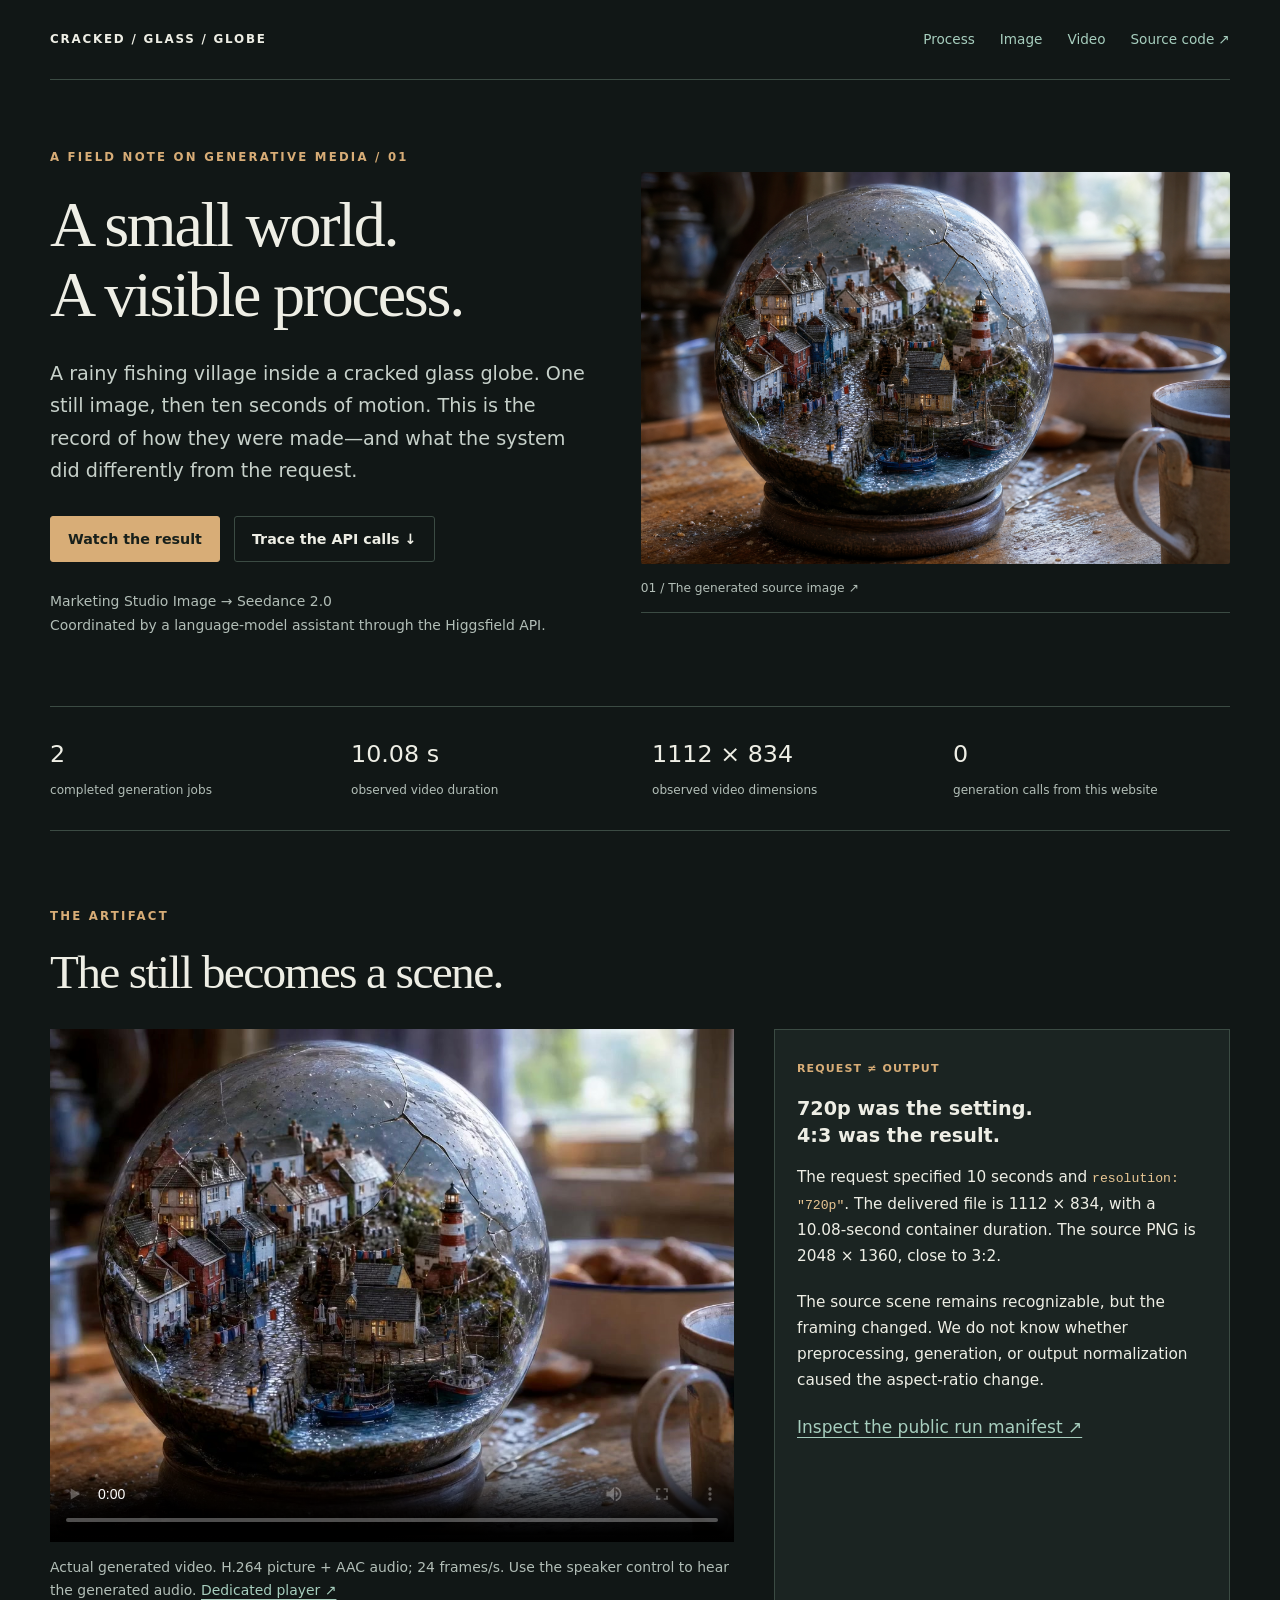
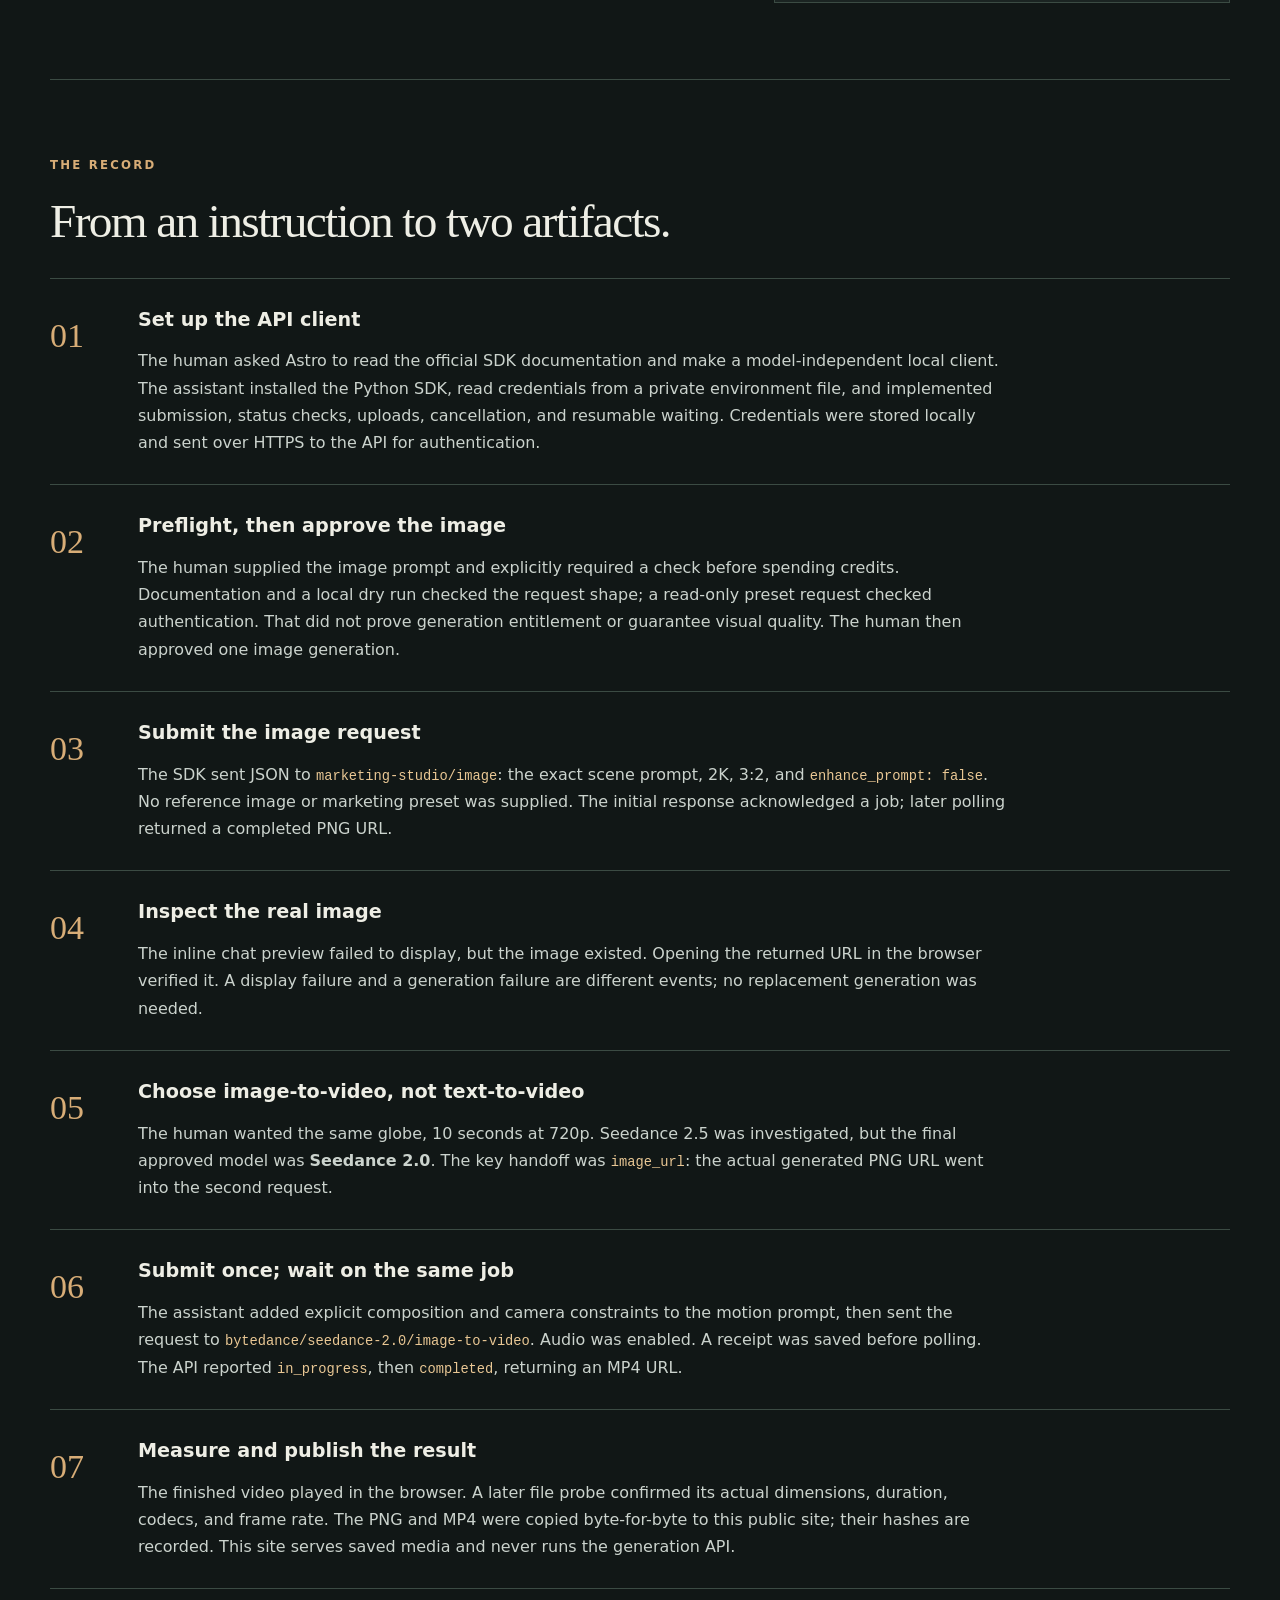
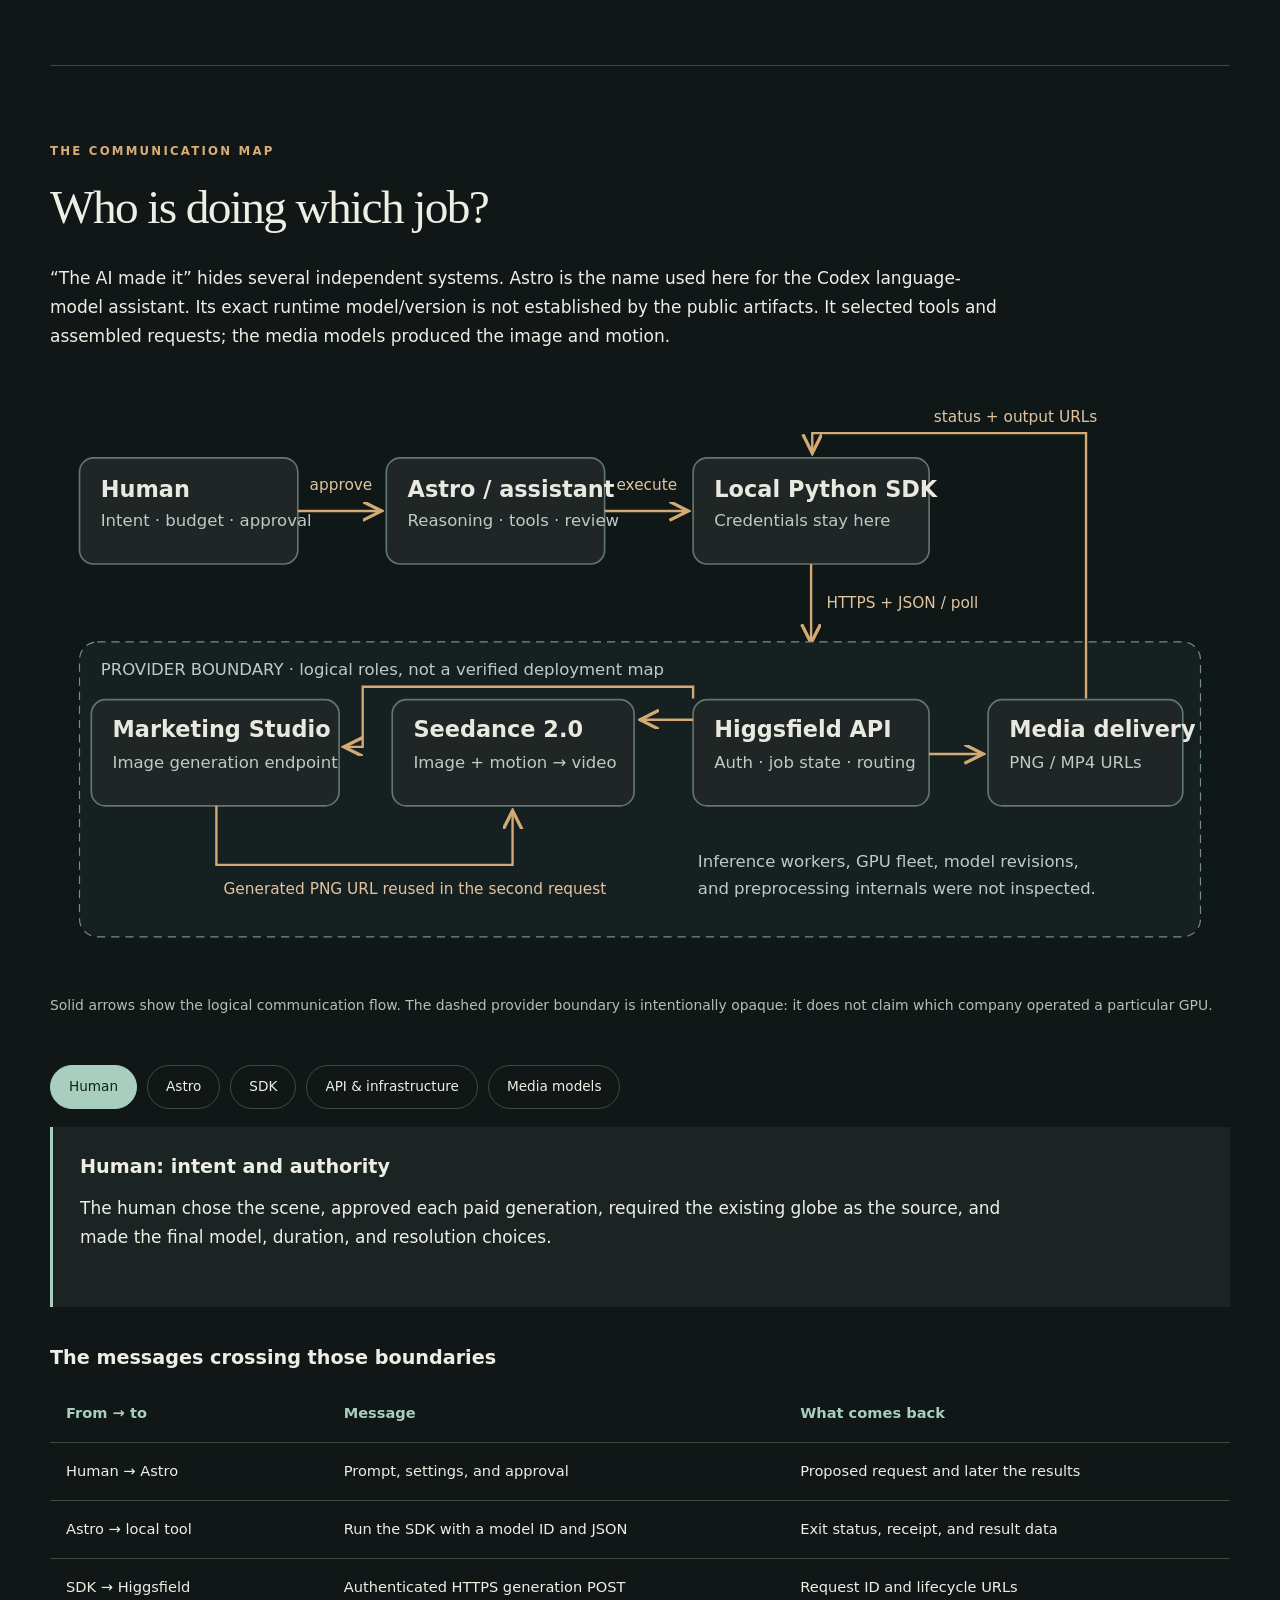
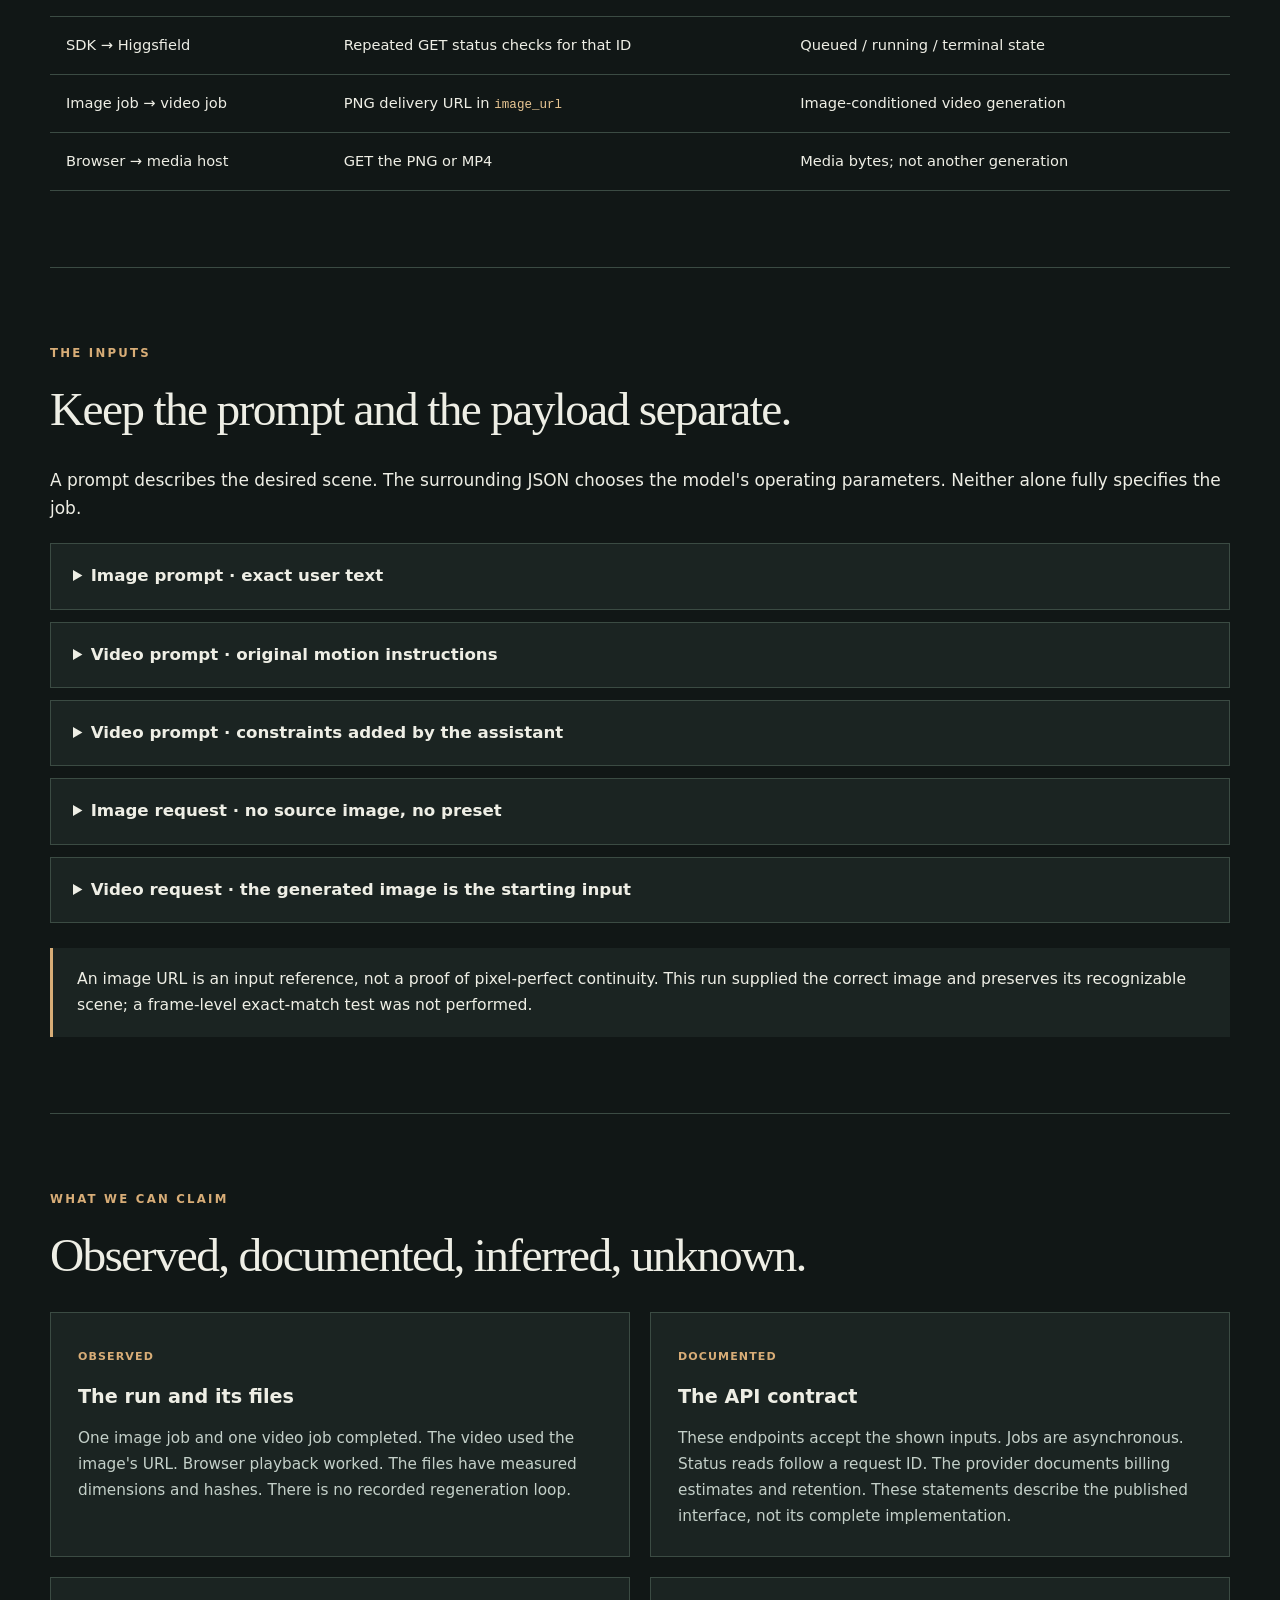
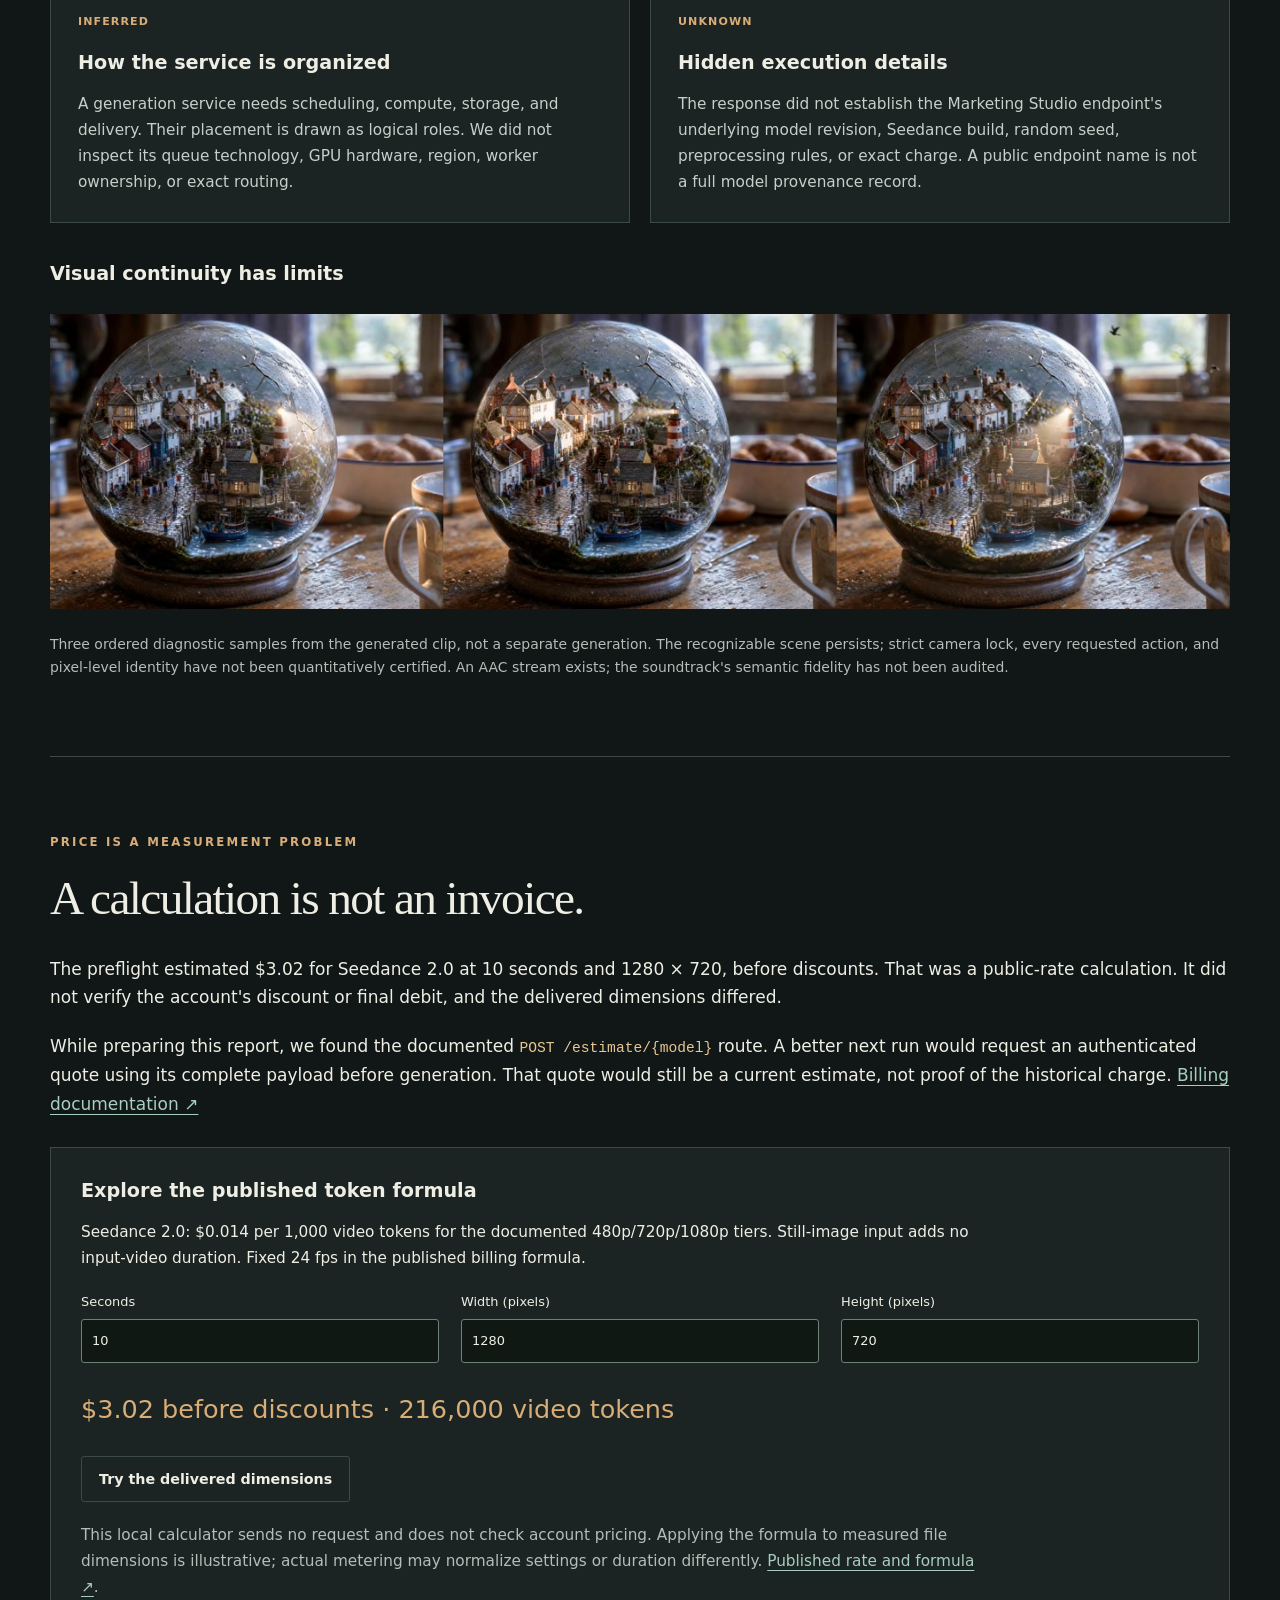
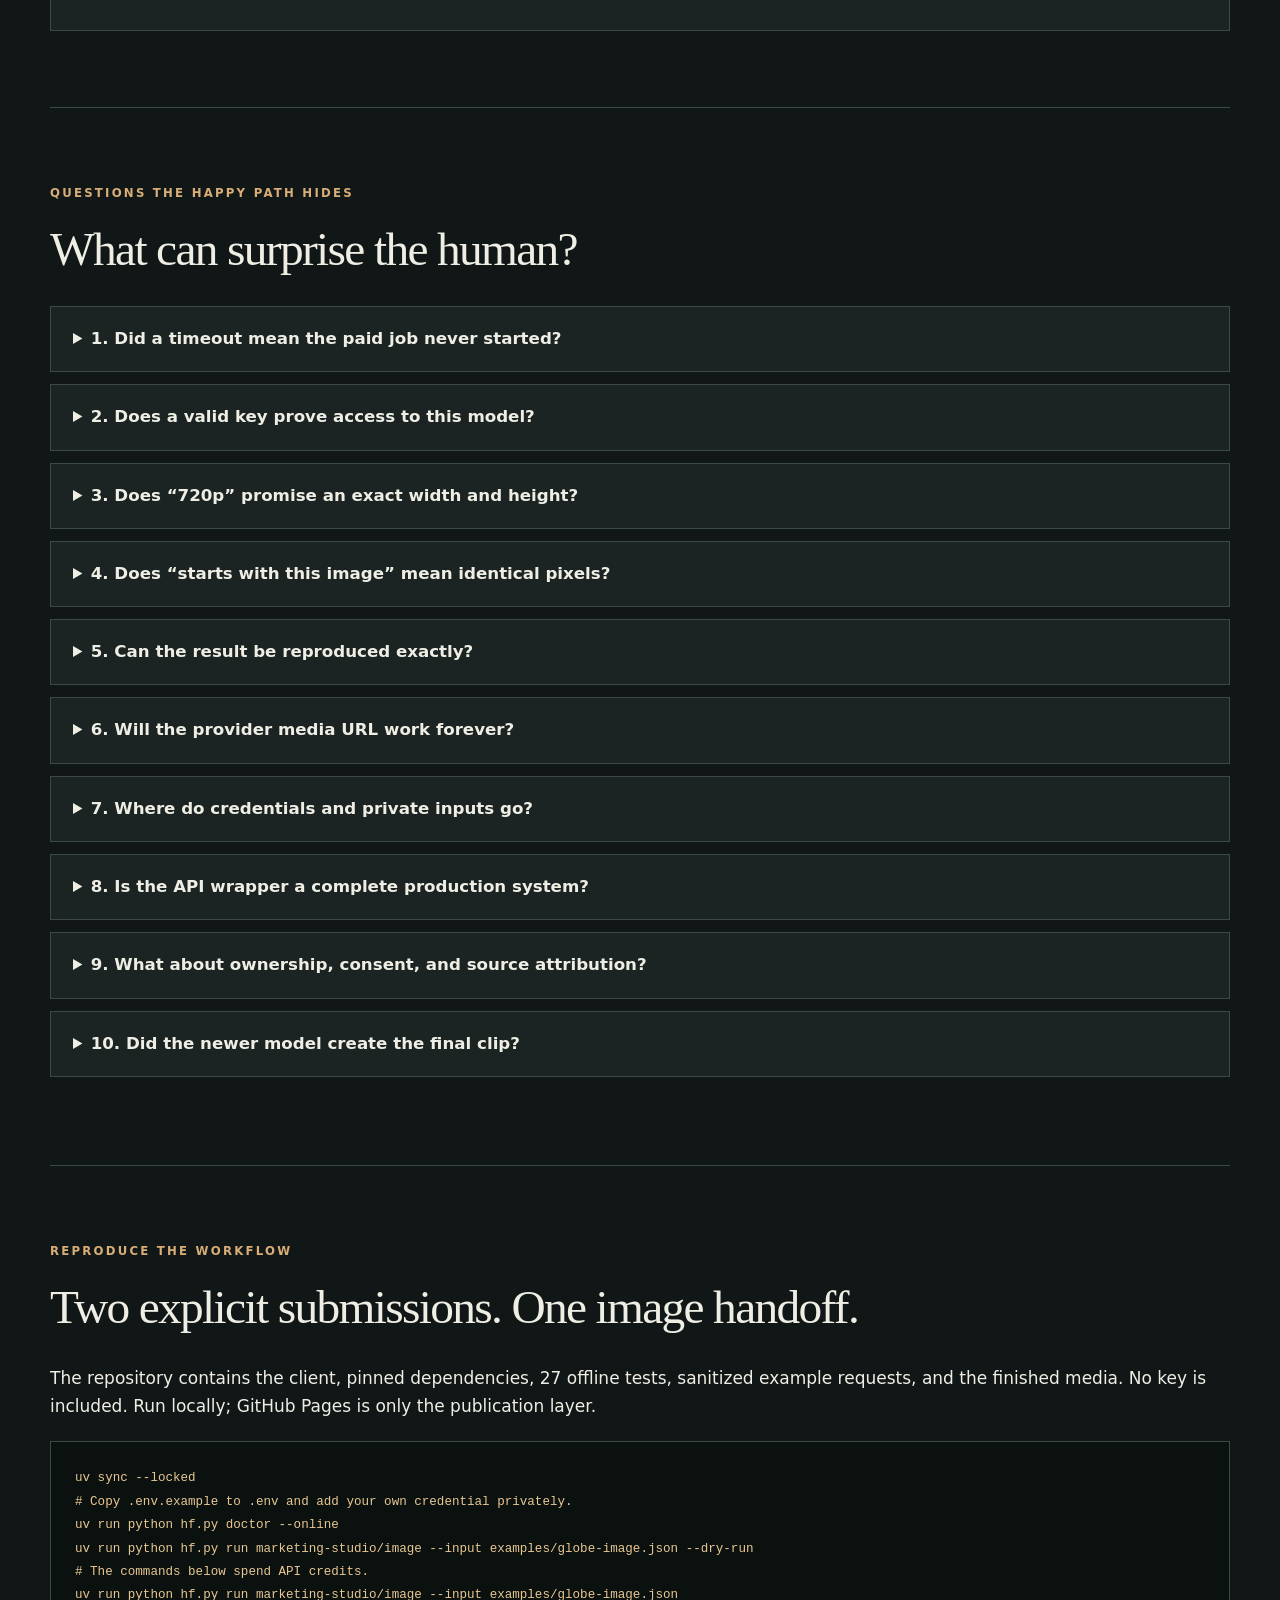
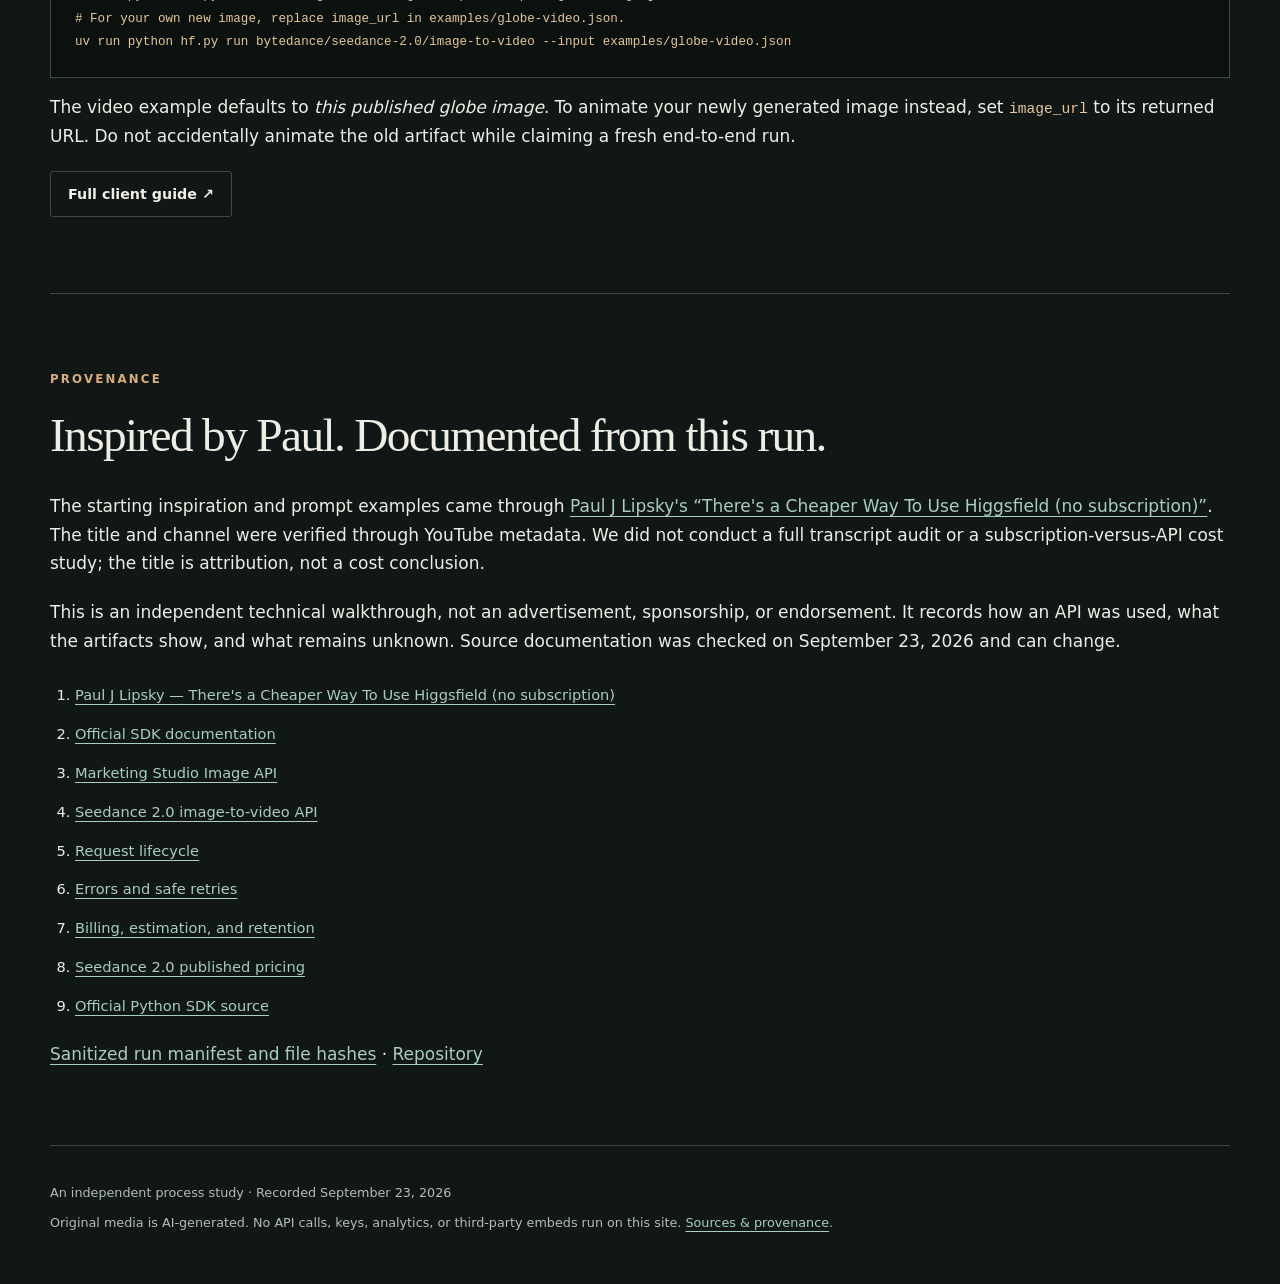
<file: docs/index.html>
<!doctype html>
<html lang="en"><head><meta charset="utf-8"><meta name="viewport" content="width=device-width,initial-scale=1">
<meta name="description" content="One image, one video, and an evidence-based account of how a language-model assistant used the Higgsfield API.">
<meta name="color-scheme" content="dark light"><title>A small world. A visible process. · Cracked Glass Globe</title><link rel="stylesheet" href="style.css"></head>
<body><a class="skip" href="#main">Skip to content</a><header><a class="wordmark" href="index.html">CRACKED / GLASS / GLOBE</a><nav aria-label="Main"><a href="index.html#process">Process</a><a href="image.html">Image</a><a href="video.html">Video</a><a href="https://github.com/az9713/cracked-glass-globe">Source code ↗</a></nav></header>
<main id="main"><section class="hero"><div><p class="eyebrow">A FIELD NOTE ON GENERATIVE MEDIA / 01</p><h1>A small world.<br>A visible process.</h1><p class="lede">A rainy fishing village inside a cracked glass globe. One still image, then ten seconds of motion. This is the record of how they were made—and what the system did differently from the request.</p><div class="actions"><a class="button" href="#watch">Watch the result</a><a class="button secondary" href="#process">Trace the API calls ↓</a></div><p class="muted">Marketing Studio Image → Seedance 2.0<br>Coordinated by a language-model assistant through the Higgsfield API.</p></div><a class="hero-art" href="image.html"><img src="assets/globe.png" alt="A miniature wet fishing village, lighthouse and harbor inside a cracked glass globe on a kitchen table" width="2048" height="1360"><span>01 / The generated source image ↗</span></a></section>
<section class="strip" aria-label="Run at a glance"><div><strong>2</strong><span>completed generation jobs</span></div><div><strong>10.08 s</strong><span>observed video duration</span></div><div><strong>1112 × 834</strong><span>observed video dimensions</span></div><div><strong>0</strong><span>generation calls from this website</span></div></section>
<section id="watch"><p class="eyebrow">THE ARTIFACT</p><h2>The still becomes a scene.</h2><div class="media-grid"><figure><video controls playsinline preload="metadata" poster="assets/video-first-frame.jpg" aria-label="Generated globe video with optional audio"><source src="assets/globe.mp4" type="video/mp4">Your browser cannot play this video. <a href="assets/globe.mp4">Open the MP4</a>.</video><figcaption>Actual generated video. H.264 picture + AAC audio; 24 frames/s. Use the speaker control to hear the generated audio. <a href="video.html">Dedicated player ↗</a></figcaption></figure><aside><span class="tag">REQUEST ≠ OUTPUT</span><h3>720p was the setting.<br>4:3 was the result.</h3><p>The request specified 10 seconds and <code>resolution: "720p"</code>. The delivered file is 1112 × 834, with a 10.08-second container duration. The source PNG is 2048 × 1360, close to 3:2.</p><p>The source scene remains recognizable, but the framing changed. We do not know whether preprocessing, generation, or output normalization caused the aspect-ratio change.</p><a href="run.json">Inspect the public run manifest ↗</a></aside></div></section>
<section id="process"><p class="eyebrow">THE RECORD</p><h2>From an instruction to two artifacts.</h2><div class="timeline">
<article><span>01</span><div><h3>Set up the API client</h3><p>The human asked Astro to read the official SDK documentation and make a model-independent local client. The assistant installed the Python SDK, read credentials from a private environment file, and implemented submission, status checks, uploads, cancellation, and resumable waiting. Credentials were stored locally and sent over HTTPS to the API for authentication.</p></div></article>
<article><span>02</span><div><h3>Preflight, then approve the image</h3><p>The human supplied the image prompt and explicitly required a check before spending credits. Documentation and a local dry run checked the request shape; a read-only preset request checked authentication. That did not prove generation entitlement or guarantee visual quality. The human then approved one image generation.</p></div></article>
<article><span>03</span><div><h3>Submit the image request</h3><p>The SDK sent JSON to <code>marketing-studio/image</code>: the exact scene prompt, 2K, 3:2, and <code>enhance_prompt: false</code>. No reference image or marketing preset was supplied. The initial response acknowledged a job; later polling returned a completed PNG URL.</p></div></article>
<article><span>04</span><div><h3>Inspect the real image</h3><p>The inline chat preview failed to display, but the image existed. Opening the returned URL in the browser verified it. A display failure and a generation failure are different events; no replacement generation was needed.</p></div></article>
<article><span>05</span><div><h3>Choose image-to-video, not text-to-video</h3><p>The human wanted the same globe, 10 seconds at 720p. Seedance 2.5 was investigated, but the final approved model was <strong>Seedance 2.0</strong>. The key handoff was <code>image_url</code>: the actual generated PNG URL went into the second request.</p></div></article>
<article><span>06</span><div><h3>Submit once; wait on the same job</h3><p>The assistant added explicit composition and camera constraints to the motion prompt, then sent the request to <code>bytedance/seedance-2.0/image-to-video</code>. Audio was enabled. A receipt was saved before polling. The API reported <code>in_progress</code>, then <code>completed</code>, returning an MP4 URL.</p></div></article>
<article><span>07</span><div><h3>Measure and publish the result</h3><p>The finished video played in the browser. A later file probe confirmed its actual dimensions, duration, codecs, and frame rate. The PNG and MP4 were copied byte-for-byte to this public site; their hashes are recorded. This site serves saved media and never runs the generation API.</p></div></article></div></section>
<section id="roles"><p class="eyebrow">THE COMMUNICATION MAP</p><h2>Who is doing which job?</h2><p class="wide">“The AI made it” hides several independent systems. Astro is the name used here for the Codex language-model assistant. Its exact runtime model/version is not established by the public artifacts. It selected tools and assembled requests; the media models produced the image and motion.</p><figure class="diagram"><img src="assets/communication.svg" alt="Human approval flows through Astro and a local Python SDK to the Higgsfield API, which routes image and video jobs and returns output URLs" width="1000" height="490"><figcaption>Solid arrows show the logical communication flow. The dashed provider boundary is intentionally opaque: it does not claim which company operated a particular GPU.</figcaption></figure>
<div class="role-buttons" role="group" aria-label="Explore system roles"><button type="button" data-role="human" aria-pressed="true">Human</button><button type="button" data-role="astro" aria-pressed="false">Astro</button><button type="button" data-role="sdk" aria-pressed="false">SDK</button><button type="button" data-role="api" aria-pressed="false">API &amp; infrastructure</button><button type="button" data-role="models" aria-pressed="false">Media models</button></div><div class="role-panel" aria-live="polite"><h3 id="role-title">Human: intent and authority</h3><p id="role-text">The human chose the scene, approved each paid generation, required the existing globe as the source, and made the final model, duration, and resolution choices.</p></div>
<noscript><p>Astro coordinates tools; the local SDK handles authenticated requests; Higgsfield exposes routing and job state; Marketing Studio Image renders the still; Seedance 2.0 generates the temporal sequence. Internal deployment details remain unobserved.</p></noscript>
<h3 class="subheading">The messages crossing those boundaries</h3><div class="table-wrap"><table><thead><tr><th>From → to</th><th>Message</th><th>What comes back</th></tr></thead><tbody><tr><td>Human → Astro</td><td>Prompt, settings, and approval</td><td>Proposed request and later the results</td></tr><tr><td>Astro → local tool</td><td>Run the SDK with a model ID and JSON</td><td>Exit status, receipt, and result data</td></tr><tr><td>SDK → Higgsfield</td><td>Authenticated HTTPS generation POST</td><td>Request ID and lifecycle URLs</td></tr><tr><td>SDK → Higgsfield</td><td>Repeated GET status checks for that ID</td><td>Queued / running / terminal state</td></tr><tr><td>Image job → video job</td><td>PNG delivery URL in <code>image_url</code></td><td>Image-conditioned video generation</td></tr><tr><td>Browser → media host</td><td>GET the PNG or MP4</td><td>Media bytes; not another generation</td></tr></tbody></table></div></section>
<section id="prompts"><p class="eyebrow">THE INPUTS</p><h2>Keep the prompt and the payload separate.</h2><p>A prompt describes the desired scene. The surrounding JSON chooses the model's operating parameters. Neither alone fully specifies the job.</p>
<details><summary>Image prompt · exact user text</summary><div><p class="prompt">Macro photograph of a complete rainy fishing village living inside a cracked glass globe on a kitchen table. Tilt-shift, tiny wet cobblestones, laundry lines, a lighthouse the height of a spoon. Morning window light raking across the rim. Magical realism but every surface still reads as real ceramic, water, and wood.</p><a href="prompts/image.txt">Plain-text copy</a></div></details>
<details><summary>Video prompt · original motion instructions</summary><div><p class="prompt">Macro photograph of a complete rainy fishing village living inside a cracked glass globe on a kitchen table. Tilt-shift, tiny wet cobblestones, laundry lines, a lighthouse the height of a spoon. Morning window light raking across the rim. Magical realism but every surface still reads as real ceramic, water, and wood. The camera doesn&#x27;t move for the entire shot. Inside little people walk around the streets. The water move. The boat rocks naturally. A couple of birds fly through the sky inside the globe.</p><a href="prompts/video-user.txt">Plain-text copy</a></div></details>
<details><summary>Video prompt · constraints added by the assistant</summary><div><p>The following text was appended to the original prompt before submission. It requests continuity; it does not enforce it mathematically.</p><p class="prompt">Use the supplied image as the starting frame. Preserve its globe, village layout, kitchen setting, framing, and lighting. One continuous locked-off shot, with no camera movement, zoom, cuts, or scene transitions. All village animation stays inside the globe.</p><a href="prompts/video-submitted.txt">Complete submitted prompt</a></div></details>
<details><summary>Image request · no source image, no preset</summary><div><pre><code>POST /marketing-studio/image
{
  &quot;prompt&quot;: &quot;Macro photograph of a complete rainy fishing village living inside a cracked glass globe on a kitchen table. Tilt-shift, tiny wet cobblestones, laundry lines, a lighthouse the height of a spoon. Morning window light raking across the rim. Magical realism but every surface still reads as real ceramic, water, and wood.&quot;,
  &quot;resolution&quot;: &quot;2k&quot;,
  &quot;aspect_ratio&quot;: &quot;3:2&quot;,
  &quot;enhance_prompt&quot;: false
}</code></pre></div></details>
<details><summary>Video request · the generated image is the starting input</summary><div><p>The original run used the provider-hosted image URL. For privacy and durability, this reproduction payload uses the byte-identical public copy on GitHub Pages.</p><pre><code>POST /bytedance/seedance-2.0/image-to-video
{
  &quot;image_url&quot;: &quot;https://az9713.github.io/cracked-glass-globe/assets/globe.png&quot;,
  &quot;prompt&quot;: &quot;Macro photograph of a complete rainy fishing village living inside a cracked glass globe on a kitchen table. Tilt-shift, tiny wet cobblestones, laundry lines, a lighthouse the height of a spoon. Morning window light raking across the rim. Magical realism but every surface still reads as real ceramic, water, and wood. The camera doesn&#x27;t move for the entire shot. Inside little people walk around the streets. The water move. The boat rocks naturally. A couple of birds fly through the sky inside the globe. Use the supplied image as the starting frame. Preserve its globe, village layout, kitchen setting, framing, and lighting. One continuous locked-off shot, with no camera movement, zoom, cuts, or scene transitions. All village animation stays inside the globe.&quot;,
  &quot;duration&quot;: 10,
  &quot;resolution&quot;: &quot;720p&quot;,
  &quot;generate_audio&quot;: true
}</code></pre></div></details>
<p class="note">An image URL is an input reference, not a proof of pixel-perfect continuity. This run supplied the correct image and preserves its recognizable scene; a frame-level exact-match test was not performed.</p></section>
<section id="evidence"><p class="eyebrow">WHAT WE CAN CLAIM</p><h2>Observed, documented, inferred, unknown.</h2><div class="evidence-grid"><article><span class="tag">OBSERVED</span><h3>The run and its files</h3><p>One image job and one video job completed. The video used the image's URL. Browser playback worked. The files have measured dimensions and hashes. There is no recorded regeneration loop.</p></article><article><span class="tag">DOCUMENTED</span><h3>The API contract</h3><p>These endpoints accept the shown inputs. Jobs are asynchronous. Status reads follow a request ID. The provider documents billing estimates and retention. These statements describe the published interface, not its complete implementation.</p></article><article><span class="tag">INFERRED</span><h3>How the service is organized</h3><p>A generation service needs scheduling, compute, storage, and delivery. Their placement is drawn as logical roles. We did not inspect its queue technology, GPU hardware, region, worker ownership, or exact routing.</p></article><article><span class="tag">UNKNOWN</span><h3>Hidden execution details</h3><p>The response did not establish the Marketing Studio endpoint's underlying model revision, Seedance build, random seed, preprocessing rules, or exact charge. A public endpoint name is not a full model provenance record.</p></article></div>
<h3 class="subheading">Visual continuity has limits</h3><img class="contact-sheet" src="assets/video-contact-sheet.jpg" alt="Three sampled frames from the generated video show the globe scene with changing villagers, boats and lighting" width="1332" height="333" loading="lazy"><p class="muted">Three ordered diagnostic samples from the generated clip, not a separate generation. The recognizable scene persists; strict camera lock, every requested action, and pixel-level identity have not been quantitatively certified. An AAC stream exists; the soundtrack's semantic fidelity has not been audited.</p></section>
<section id="cost"><p class="eyebrow">PRICE IS A MEASUREMENT PROBLEM</p><h2>A calculation is not an invoice.</h2><p>The preflight estimated $3.02 for Seedance 2.0 at 10 seconds and 1280 × 720, before discounts. That was a public-rate calculation. It did not verify the account's discount or final debit, and the delivered dimensions differed.</p><p>While preparing this report, we found the documented <code>POST /estimate/{model}</code> route. A better next run would request an authenticated quote using its complete payload before generation. That quote would still be a current estimate, not proof of the historical charge. <a href="https://docs.higgsfield.ai/docs/concepts/billing-and-retention">Billing documentation ↗</a></p>
<div class="calculator"><h3>Explore the published token formula</h3><p>Seedance 2.0: $0.014 per 1,000 video tokens for the documented 480p/720p/1080p tiers. Still-image input adds no input-video duration. Fixed 24 fps in the published billing formula.</p><div class="inputs"><label>Seconds<input id="seconds" type="number" min="1" max="60" step="0.01" value="10"></label><label>Width (pixels)<input id="width" type="number" min="1" max="8192" step="1" value="1280"></label><label>Height (pixels)<input id="height" type="number" min="1" max="8192" step="1" value="720"></label></div><output id="price" aria-live="polite">$3.02 before discounts · 216,000 video tokens</output><button class="button secondary" type="button" id="actual-dimensions">Try the delivered dimensions</button><p class="muted">This local calculator sends no request and does not check account pricing. Applying the formula to measured file dimensions is illustrative; actual metering may normalize settings or duration differently. <a href="https://open.higgsfield.ai/models/bytedance/seedance-2.0/image-to-video/playground">Published rate and formula ↗</a>.</p></div></section>
<section id="blindspots"><p class="eyebrow">QUESTIONS THE HAPPY PATH HIDES</p><h2>What can surprise the human?</h2>
<details><summary>1. Did a timeout mean the paid job never started?</summary><div><p>No. The server can accept a request before the client loses the reply. Repeating the POST may create a second paid job. This client disables automatic submission retries, saves accepted request IDs, and resumes polling. If no ID arrived, inspect the console before resubmitting.</p></div></details>
<details><summary>2. Does a valid key prove access to this model?</summary><div><p>No. The initial read-only authentication check used a preset endpoint. Entitlement, credits, model state, and input validation are separate checks. The later successful image and video jobs proved those particular runs were accepted; they do not establish universal future access.</p></div></details>
<details><summary>3. Does “720p” promise an exact width and height?</summary><div><p>This run shows why the returned file must be measured. The 720p request produced 1112 × 834, changing the source aspect ratio. The exact transformation is unproven. Future work should check documented aspect handling and compare the first frame against a deliberately prepared source image before promising preservation.</p></div></details>
<details><summary>4. Does “starts with this image” mean identical pixels?</summary><div><p>Image conditioning anchors composition, but models can resize, crop, restyle, or invent motion. The source was correctly supplied here; a pixel-identical first-frame guarantee was not demonstrated. Keep both artifacts and evaluate framing, object identity, motion, and temporal consistency separately.</p></div></details>
<details><summary>5. Can the result be reproduced exactly?</summary><div><p>The saved prompts, parameters, SDK lockfile, and artifacts reproduce the procedure. They do not reproduce the exact stochastic output. No seed or immutable model revision was recorded. An endpoint may change behind the same name. Asset hashes identify these files; they do not prove the model internals.</p></div></details>
<details><summary>6. Will the provider media URL work forever?</summary><div><p>The provider documents at least seven days of availability, after which files may be removed. This publication stores the generated PNG and MP4 in the repository and serves them from GitHub Pages. The public examples no longer depend on account-scoped delivery links.</p></div></details>
<details><summary>7. Where do credentials and private inputs go?</summary><div><p>The local SDK sends credentials only to its configured API origin. Public browsers fetch saved media without a key. Prompts and reference images submitted for generation leave the local machine. A future private-reference workflow should review the provider's current data terms and use controlled storage; a public image URL is accessible to anyone who has it.</p></div></details>
<details><summary>8. Is the API wrapper a complete production system?</summary><div><p>No. It is a small local demonstration. It lacks a durable multi-user job service, a billing ledger, a webhook receiver, strict per-model schema validation, and an account estimate command. It also reconstructs status URLs on the configured origin; the official lifecycle guide recommends retaining returned URLs. Production hardening must preserve an explicit trusted-host policy instead of forwarding keys to arbitrary URLs.</p></div></details>
<details><summary>9. What about ownership, consent, and source attribution?</summary><div><p>The prompt is a fictional scene, not a photographed private village. Generated media and source references are labeled. Publication does not establish copyright ownership, exclusivity, or blanket commercial clearance. No third-party branding or Paul's video footage was incorporated into these artifacts.</p></div></details>
<details><summary>10. Did the newer model create the final clip?</summary><div><p>No. Seedance 2.5 was researched and priced, but the final human approval explicitly chose Seedance 2.0. Keeping a decision record prevents a considered model from being mistaken for the model actually used.</p></div></details>
</section>
<section id="reproduce"><p class="eyebrow">REPRODUCE THE WORKFLOW</p><h2>Two explicit submissions. One image handoff.</h2><p>The repository contains the client, pinned dependencies, 27 offline tests, sanitized example requests, and the finished media. No key is included. Run locally; GitHub Pages is only the publication layer.</p>
<pre><code>uv sync --locked
# Copy .env.example to .env and add your own credential privately.
uv run python hf.py doctor --online
uv run python hf.py run marketing-studio/image --input examples/globe-image.json --dry-run
# The commands below spend API credits.
uv run python hf.py run marketing-studio/image --input examples/globe-image.json
# For your own new image, replace image_url in examples/globe-video.json.
uv run python hf.py run bytedance/seedance-2.0/image-to-video --input examples/globe-video.json</code></pre>
<p>The video example defaults to <em>this published globe image</em>. To animate your newly generated image instead, set <code>image_url</code> to its returned URL. Do not accidentally animate the old artifact while claiming a fresh end-to-end run.</p><a class="button secondary" href="https://github.com/az9713/cracked-glass-globe/blob/main/API_GUIDE.md">Full client guide ↗</a></section>
<section id="sources"><p class="eyebrow">PROVENANCE</p><h2>Inspired by Paul. Documented from this run.</h2><p>The starting inspiration and prompt examples came through <a href="https://www.youtube.com/watch?v=cnpbeFSYMG4">Paul J Lipsky's “There's a Cheaper Way To Use Higgsfield (no subscription)”</a>. The title and channel were verified through YouTube metadata. We did not conduct a full transcript audit or a subscription-versus-API cost study; the title is attribution, not a cost conclusion.</p><p>This is an independent technical walkthrough, not an advertisement, sponsorship, or endorsement. It records how an API was used, what the artifacts show, and what remains unknown. Source documentation was checked on September 23, 2026 and can change.</p><ol class="sources"><li><a href="https://www.youtube.com/watch?v=cnpbeFSYMG4">Paul J Lipsky — There&#x27;s a Cheaper Way To Use Higgsfield (no subscription)</a></li><li><a href="https://docs.higgsfield.ai/docs/how-to/sdk">Official SDK documentation</a></li><li><a href="https://open.higgsfield.ai/models/marketing-studio/image/api-reference">Marketing Studio Image API</a></li><li><a href="https://open.higgsfield.ai/models/bytedance/seedance-2.0/image-to-video/api-reference">Seedance 2.0 image-to-video API</a></li><li><a href="https://docs.higgsfield.ai/docs/concepts/requests">Request lifecycle</a></li><li><a href="https://docs.higgsfield.ai/docs/concepts/errors">Errors and safe retries</a></li><li><a href="https://docs.higgsfield.ai/docs/concepts/billing-and-retention">Billing, estimation, and retention</a></li><li><a href="https://open.higgsfield.ai/models/bytedance/seedance-2.0/image-to-video/playground">Seedance 2.0 published pricing</a></li><li><a href="https://github.com/higgsfield-ai/higgsfield-client">Official Python SDK source</a></li></ol><p><a href="run.json">Sanitized run manifest and file hashes</a> · <a href="https://github.com/az9713/cracked-glass-globe">Repository</a></p></section></main><footer><p>An independent process study · Recorded September 23, 2026</p><p>Original media is AI-generated. No API calls, keys, analytics, or third-party embeds run on this site. <a href="index.html#sources">Sources &amp; provenance</a>.</p></footer><script src="site.js" defer></script></body></html>
</file>
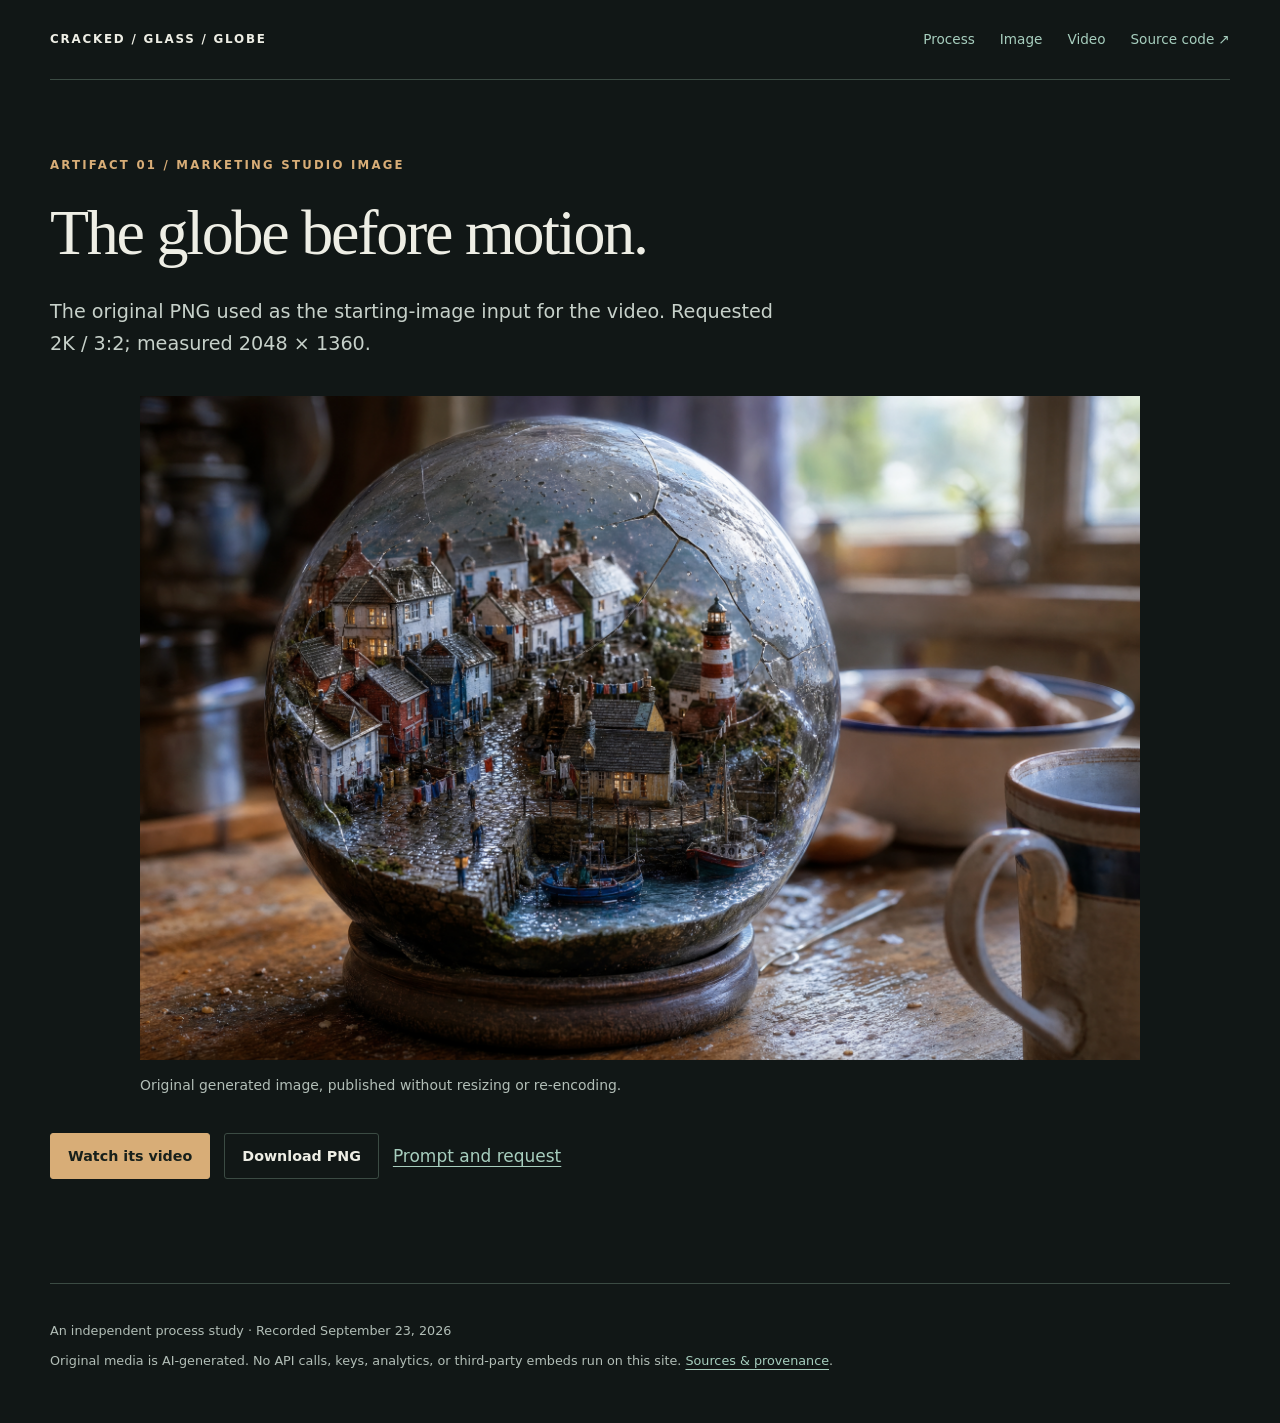
<file: docs/image.html>
<!doctype html>
<html lang="en"><head><meta charset="utf-8"><meta name="viewport" content="width=device-width,initial-scale=1">
<meta name="description" content="One image, one video, and an evidence-based account of how a language-model assistant used the Higgsfield API.">
<meta name="color-scheme" content="dark light"><title>The source image · Cracked Glass Globe</title><link rel="stylesheet" href="style.css"></head>
<body><a class="skip" href="#main">Skip to content</a><header><a class="wordmark" href="index.html">CRACKED / GLASS / GLOBE</a><nav aria-label="Main"><a href="index.html#process">Process</a><a href="image.html">Image</a><a href="video.html">Video</a><a href="https://github.com/az9713/cracked-glass-globe">Source code ↗</a></nav></header>
<main id="main"><section><p class="eyebrow">ARTIFACT 01 / MARKETING STUDIO IMAGE</p><h1>The globe before motion.</h1><p class="lede">The original PNG used as the starting-image input for the video. Requested 2K / 3:2; measured 2048 × 1360.</p><figure class="standalone"><a href="assets/globe.png"><img src="assets/globe.png" alt="Rainy fishing village inside a cracked glass globe on a kitchen table" width="2048" height="1360"></a><figcaption>Original generated image, published without resizing or re-encoding.</figcaption></figure><div class="actions"><a class="button" href="video.html">Watch its video</a><a class="button secondary" href="assets/globe.png" download>Download PNG</a><a href="index.html#prompts">Prompt and request</a></div></section></main><footer><p>An independent process study · Recorded September 23, 2026</p><p>Original media is AI-generated. No API calls, keys, analytics, or third-party embeds run on this site. <a href="index.html#sources">Sources &amp; provenance</a>.</p></footer></body></html>
</file>
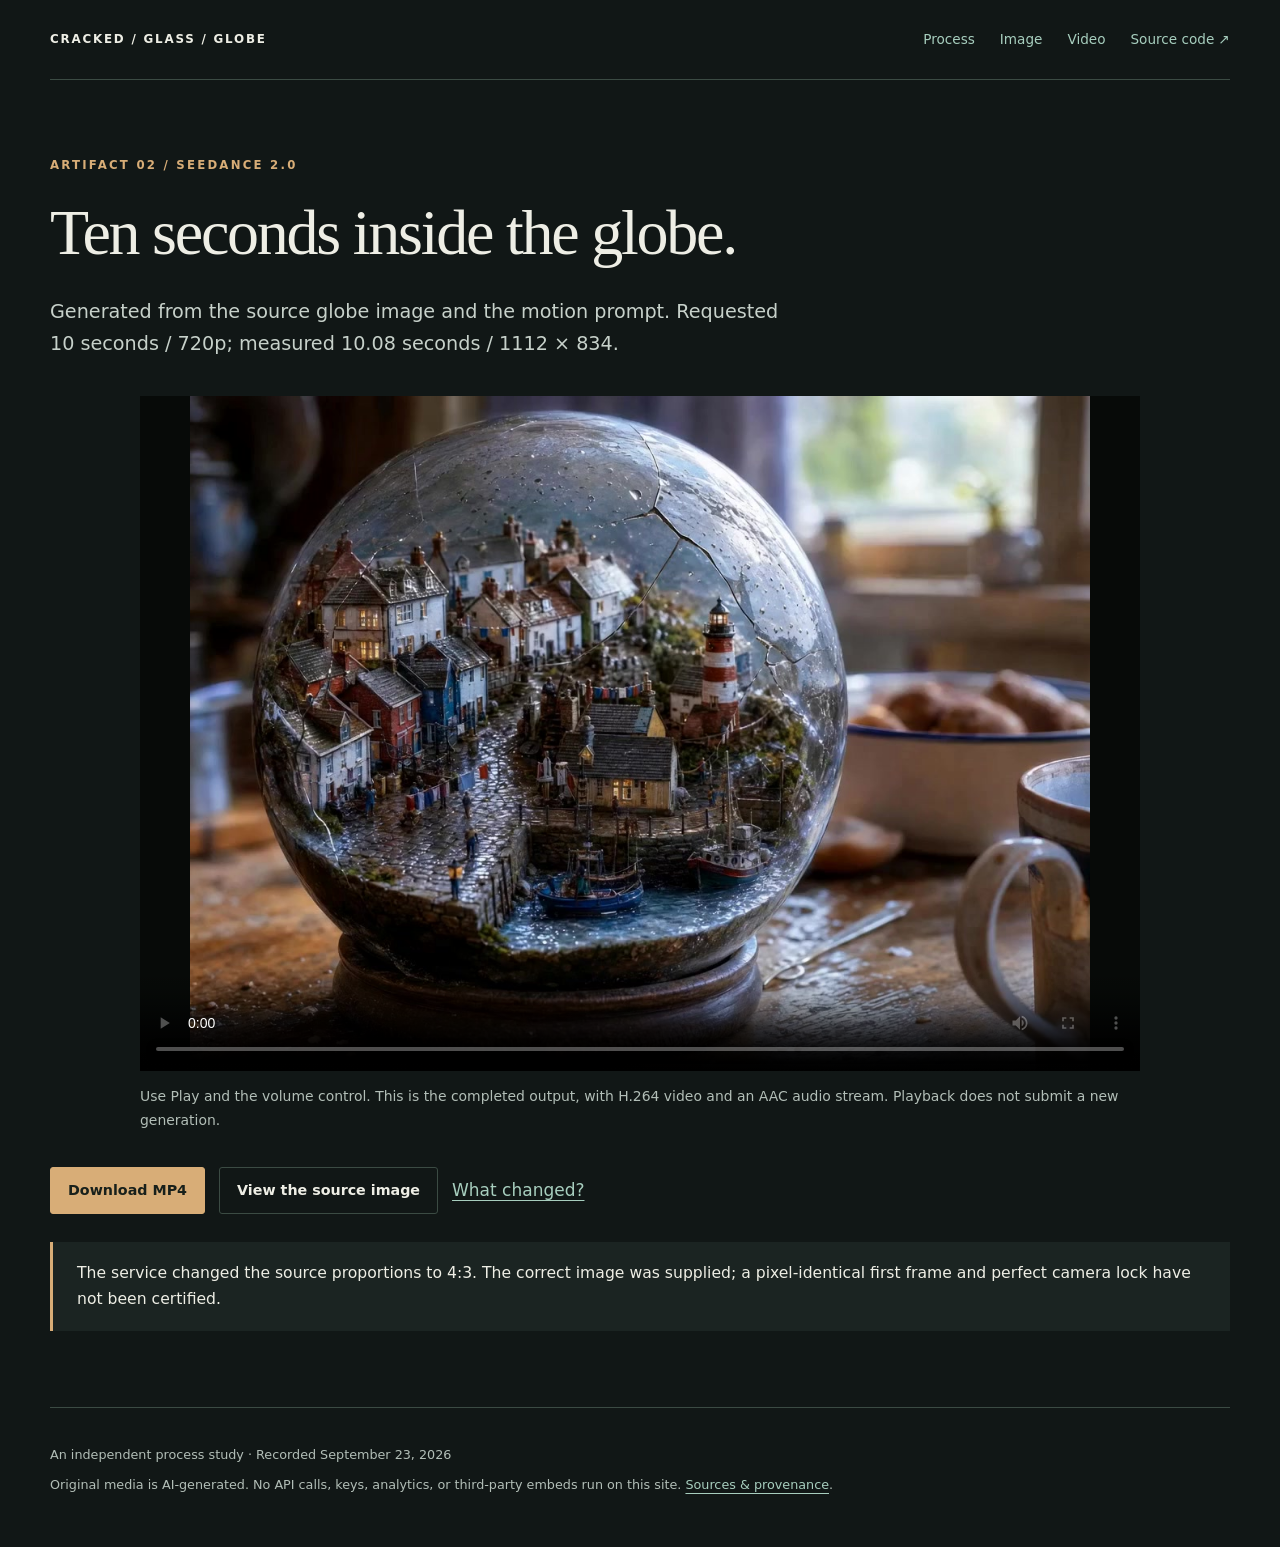
<file: docs/video.html>
<!doctype html>
<html lang="en"><head><meta charset="utf-8"><meta name="viewport" content="width=device-width,initial-scale=1">
<meta name="description" content="One image, one video, and an evidence-based account of how a language-model assistant used the Higgsfield API.">
<meta name="color-scheme" content="dark light"><title>The generated video · Cracked Glass Globe</title><link rel="stylesheet" href="style.css"></head>
<body><a class="skip" href="#main">Skip to content</a><header><a class="wordmark" href="index.html">CRACKED / GLASS / GLOBE</a><nav aria-label="Main"><a href="index.html#process">Process</a><a href="image.html">Image</a><a href="video.html">Video</a><a href="https://github.com/az9713/cracked-glass-globe">Source code ↗</a></nav></header>
<main id="main"><section><p class="eyebrow">ARTIFACT 02 / SEEDANCE 2.0</p><h1>Ten seconds inside the globe.</h1><p class="lede">Generated from the source globe image and the motion prompt. Requested 10 seconds / 720p; measured 10.08 seconds / 1112 × 834.</p><figure class="standalone"><video controls playsinline preload="metadata" poster="assets/video-first-frame.jpg" aria-label="Generated globe animation"><source src="assets/globe.mp4" type="video/mp4">Your browser cannot play this video. <a href="assets/globe.mp4">Open the MP4</a>.</video><figcaption>Use Play and the volume control. This is the completed output, with H.264 video and an AAC audio stream. Playback does not submit a new generation.</figcaption></figure><div class="actions"><a class="button" href="assets/globe.mp4" download>Download MP4</a><a class="button secondary" href="image.html">View the source image</a><a href="index.html#evidence">What changed?</a></div><p class="note">The service changed the source proportions to 4:3. The correct image was supplied; a pixel-identical first frame and perfect camera lock have not been certified.</p></section></main><footer><p>An independent process study · Recorded September 23, 2026</p><p>Original media is AI-generated. No API calls, keys, analytics, or third-party embeds run on this site. <a href="index.html#sources">Sources &amp; provenance</a>.</p></footer></body></html>
</file>
<file: docs/style.css>
:root{--bg:#111716;--panel:#1b2422;--ink:#eeeee5;--muted:#b2beb7;--line:#3b4b43;--accent:#d8ad77;--mint:#a7cebe;color-scheme:dark;font:17px/1.7 system-ui,-apple-system,BlinkMacSystemFont,"Segoe UI",sans-serif;background:var(--bg);color:var(--ink)}
*{box-sizing:border-box}html{scroll-behavior:smooth;scroll-padding-top:2rem}body{margin:0}a{color:var(--mint);text-underline-offset:4px}a:hover{color:var(--accent)}button,input{font:inherit}button,a,input,summary{outline-offset:5px}:focus-visible{outline:3px solid var(--accent)}
header,main,footer{width:min(1180px,calc(100% - 64px));margin:auto}header{display:flex;justify-content:space-between;gap:24px;align-items:center;padding:28px 0;border-bottom:1px solid var(--line)}.wordmark{font-size:.7rem;letter-spacing:.15em;font-weight:750;color:var(--ink);text-decoration:none}nav{display:flex;gap:25px;font-size:.8rem}nav a{text-decoration:none}.skip{position:absolute;top:-100px;padding:12px;background:var(--ink);color:var(--bg)}.skip:focus{top:0;z-index:10}section{padding:76px 0;border-bottom:1px solid var(--line)}
h1,h2,h3,p,figure{margin:0}h1,h2{font-family:Georgia,"Times New Roman",serif;font-weight:400;letter-spacing:-.035em;line-height:1.09}h1{font-size:clamp(2.7rem,5vw,4.8rem);margin:22px 0 28px}h2{font-size:clamp(2.1rem,3.7vw,3.25rem);margin:14px 0 30px}h3{font-size:1.13rem;line-height:1.4;margin-bottom:14px;font-weight:650}p{margin:0 0 20px}p:last-child{margin-bottom:0}.eyebrow{font-size:.69rem;font-weight:700;letter-spacing:.19em;color:var(--accent)}.lede{font-size:1.13rem;color:#c7d1ca;max-width:740px}.muted,figcaption{font-size:.82rem;color:var(--muted)}.hero{display:grid;grid-template-columns:1fr 1.1fr;gap:55px;align-items:center;padding:68px 0}.hero-art{position:relative;display:block;text-decoration:none}.hero-art img{width:100%;height:auto;display:block;border-radius:2px}.hero-art span{display:block;font-size:.72rem;color:var(--muted);padding:14px 0;border-bottom:1px solid var(--line)}.actions{display:flex;align-items:center;gap:14px;flex-wrap:wrap;margin:28px 0}.button{display:inline-block;border:1px solid var(--accent);background:var(--accent);color:#18201b;text-decoration:none;padding:10px 17px;border-radius:3px;font-size:.84rem;font-weight:650;cursor:pointer}.button:hover{background:#ebc898;color:#18201b}.button.secondary{background:transparent;color:var(--ink);border-color:var(--line)}.button.secondary:hover{border-color:var(--accent)}.strip{padding:27px 0;display:grid;grid-template-columns:repeat(4,1fr);gap:24px}.strip strong{display:block;font-size:1.4rem;font-weight:500}.strip span{font-size:.71rem;color:var(--muted)}
.media-grid{display:grid;grid-template-columns:1.5fr 1fr;gap:40px}.media-grid video{width:100%;display:block;background:#080b09}.media-grid aside{padding:22px;background:var(--panel);border:1px solid var(--line)}.media-grid aside p{font-size:.9rem}figcaption{padding-top:14px}.tag{display:inline-block;color:var(--accent);font-size:.65rem;letter-spacing:.1em;font-weight:700;margin-bottom:18px}.timeline{border-top:1px solid var(--line)}.timeline article{display:grid;grid-template-columns:60px 1fr;gap:28px;border-bottom:1px solid var(--line);padding:28px 0}.timeline article>span{font-family:Georgia,serif;color:var(--accent);font-size:2rem}.timeline p{max-width:870px;font-size:.94rem;color:#cbd3cd}.wide{max-width:960px}.diagram{padding:22px 0}.diagram img{width:100%;height:auto}.role-buttons{display:flex;gap:10px;flex-wrap:wrap;margin-top:26px}.role-buttons button{border:1px solid var(--line);border-radius:30px;background:transparent;color:var(--ink);padding:9px 18px;cursor:pointer;font-size:.8rem}.role-buttons button[aria-pressed=true]{background:var(--mint);border-color:var(--mint);color:#102319}.role-panel{background:var(--panel);padding:27px;margin-top:18px;border-left:3px solid var(--mint);min-height:180px}.role-panel p{max-width:940px}.subheading{margin-top:38px}.table-wrap{overflow:auto}table{border-collapse:collapse;width:100%;font-size:.86rem}th,td{text-align:left;border-bottom:1px solid var(--line);padding:16px;vertical-align:top}th{color:var(--mint);font-weight:600}td:first-child{min-width:190px}code{font-family:ui-monospace,Consolas,monospace;font-size:.86em;overflow-wrap:anywhere;color:#e9c794}pre{padding:24px;background:#0b110e;border:1px solid var(--line);white-space:pre-wrap;overflow-wrap:anywhere;line-height:1.6;font-size:.86rem;max-width:100%;overflow:auto}details{border:1px solid var(--line);margin:12px 0;background:var(--panel)}summary{padding:18px 22px;cursor:pointer;font-size:.98rem;font-weight:550}summary:hover{color:var(--accent)}details>div{padding:0 22px 24px;font-size:.94rem}details p{max-width:1000px}.prompt{font-family:Georgia,serif;font-size:1.16rem;line-height:1.75;border-left:2px solid var(--accent);padding:12px 22px}.note{border-left:3px solid var(--accent);padding:18px 24px;background:var(--panel);margin-top:25px;font-size:.92rem}.evidence-grid{display:grid;grid-template-columns:repeat(2,1fr);gap:20px}.evidence-grid article{padding:27px;border:1px solid var(--line);background:var(--panel)}.evidence-grid p{font-size:.9rem;color:#c4d0c9}.contact-sheet{width:100%;height:auto;margin:12px 0 15px}.calculator{padding:30px;border:1px solid var(--line);background:var(--panel);margin-top:28px}.calculator>p{font-size:.9rem;max-width:900px}.inputs{display:flex;gap:22px;flex-wrap:wrap}.inputs label{font-size:.76rem;flex:1;min-width:140px}.inputs input{display:block;width:100%;padding:10px;margin-top:6px;background:#101813;color:var(--ink);border:1px solid #6d8277;border-radius:3px}output{display:block;font-size:1.5rem;color:var(--accent);margin:25px 0}.calculator .muted{margin-top:20px}.sources{font-size:.86rem;padding-left:25px}.sources li{padding:7px 0;overflow-wrap:anywhere}.standalone{margin:35px auto;max-width:1000px}.standalone img,.standalone video{display:block;max-width:100%;height:auto;margin:auto;max-height:75vh;background:#070a08}.standalone video{width:100%}footer{padding:36px 0 52px;font-size:.75rem;color:var(--muted)}footer p{margin-bottom:8px}
@media(max-width:800px){header,main,footer{width:calc(100% - 36px)}header{align-items:flex-start;flex-direction:column;gap:16px}nav{gap:18px;flex-wrap:wrap}.hero{grid-template-columns:1fr;gap:32px;padding-top:40px}.hero-art{max-width:650px}.hero h1{font-size:3.5rem}.strip{grid-template-columns:repeat(2,1fr)}section{padding:48px 0}.media-grid{grid-template-columns:1fr}.evidence-grid{grid-template-columns:1fr}.timeline article{grid-template-columns:35px 1fr;gap:16px}.timeline article>span{font-size:1.6rem}.diagram{overflow:auto}.diagram img{min-width:680px}.role-panel{min-height:220px}.calculator{padding:21px}.inputs{gap:14px}h2{font-size:2.5rem}}
@media(prefers-reduced-motion:reduce){html{scroll-behavior:auto}}
@media print{:root{color-scheme:light;background:white;color:#18201b;font-size:11pt;--muted:#46574c;--line:#aaa;--accent:#735128;--mint:#285b49;--panel:#f2f5f1}header,footer,.actions,.role-buttons,.calculator button,.skip{display:none}main{width:100%}section{padding:22px 0;break-inside:auto}.hero{grid-template-columns:1fr 1fr;gap:20px}h1{font-size:34pt}.hero h1{font-size:34pt}h2{font-size:24pt}.lede,.timeline p,.evidence-grid p{color:#263c2e}.diagram img{min-width:0}pre{background:#f5f5f5;color:#222}code{color:#333}.media-grid{grid-template-columns:1fr 1fr}video{max-height:300px}.button{display:none}details>div{display:block}.role-panel{min-height:0}a{color:#285b49}}
</file>
